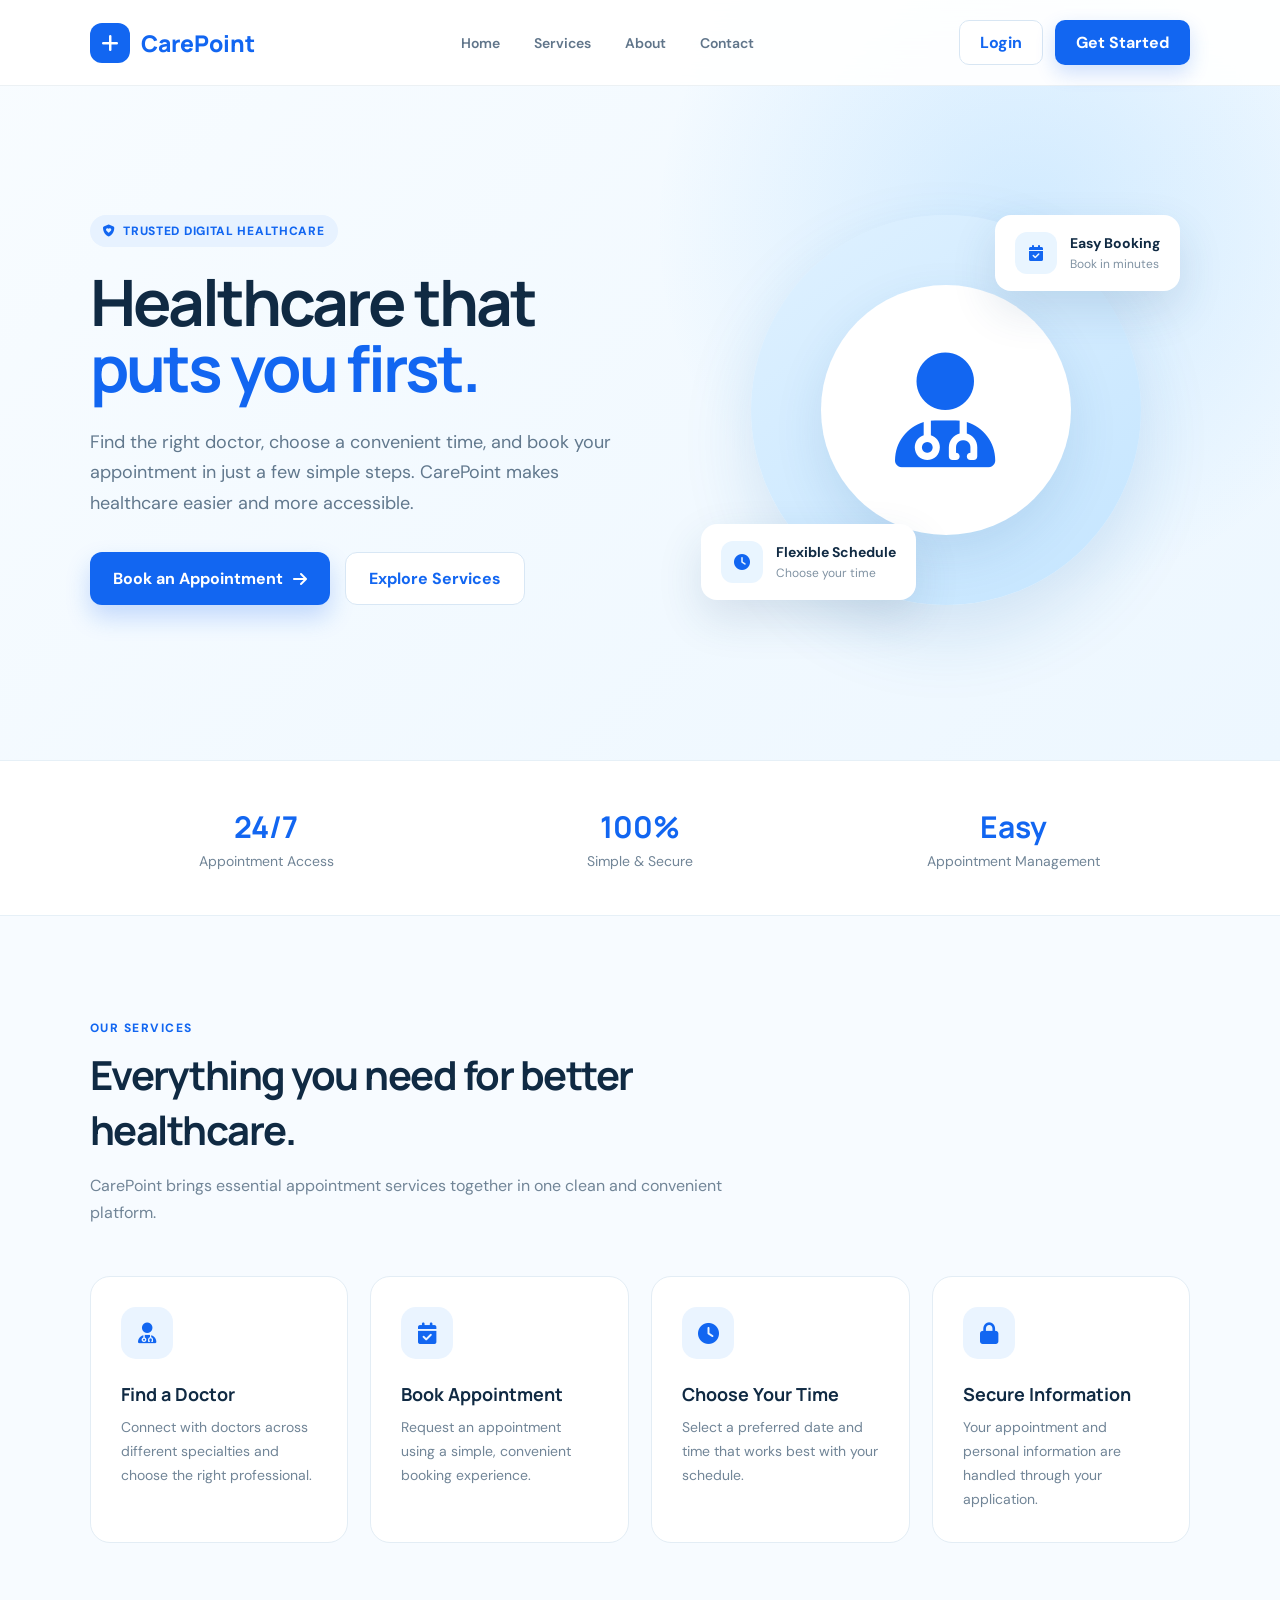
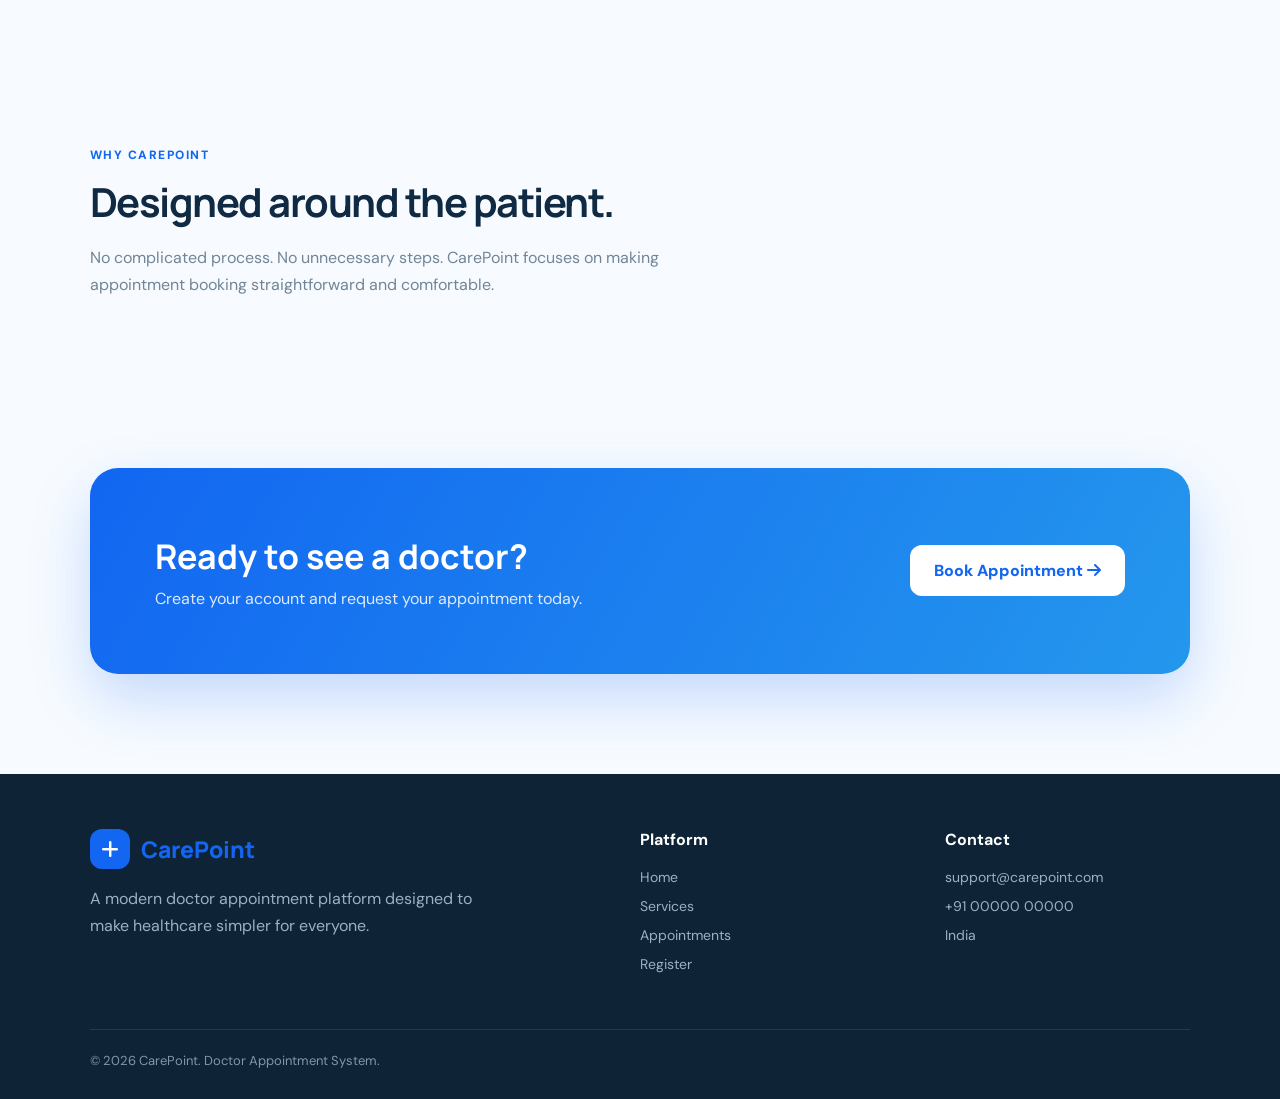
<file: src/main/resources/templates/index.html>
<!DOCTYPE html>
<html lang="en" xmlns:th="http://www.thymeleaf.org">

<head>
    <meta charset="UTF-8">
    <meta name="viewport" content="width=device-width, initial-scale=1.0">

    <title>CarePoint | Modern Healthcare</title>

    <link rel="preconnect" href="https://fonts.googleapis.com">
    <link rel="preconnect" href="https://fonts.gstatic.com" crossorigin>

    <link href="https://fonts.googleapis.com/css2?family=DM+Sans:wght@400;500;600;700&family=Manrope:wght@500;600;700;800&display=swap"
          rel="stylesheet">

    <link rel="stylesheet"
          href="https://cdnjs.cloudflare.com/ajax/libs/font-awesome/6.7.2/css/all.min.css">

    <style>

        * {
            margin: 0;
            padding: 0;
            box-sizing: border-box;
        }

        html {
            scroll-behavior: smooth;
        }

        body {
            font-family: "DM Sans", sans-serif;
            background: #f7fbff;
            color: #102a43;
        }

        a {
            text-decoration: none;
            color: inherit;
        }

        /* NAVBAR */

        .navbar {
            position: fixed;
            top: 0;
            left: 0;
            width: 100%;
            z-index: 1000;

            display: flex;
            align-items: center;
            justify-content: space-between;

            padding: 20px 7%;

            background: rgba(255,255,255,0.92);
            backdrop-filter: blur(18px);

            border-bottom: 1px solid rgba(20,80,120,0.08);
        }

        .logo {
            display: flex;
            align-items: center;
            gap: 11px;

            font-family: "Manrope";
            font-size: 23px;
            font-weight: 800;
            color: #1266f1;
        }

        .logo-icon {
            width: 40px;
            height: 40px;

            display: flex;
            align-items: center;
            justify-content: center;

            background: #1266f1;
            color: white;

            border-radius: 12px;

            font-size: 20px;
        }

        .nav-links {
            display: flex;
            gap: 34px;
            align-items: center;
        }

        .nav-links a {
            font-size: 14px;
            font-weight: 600;
            color: #60758a;
            transition: .25s;
        }

        .nav-links a:hover {
            color: #1266f1;
        }

        .nav-buttons {
            display: flex;
            align-items: center;
            gap: 12px;
        }

        .login-btn {
            padding: 11px 20px;
            border: 1px solid #d8e6f3;
            border-radius: 10px;

            background: white;
            color: #1266f1;

            font-weight: 700;
        }

        .register-btn {
            padding: 12px 21px;
            border-radius: 10px;

            background: #1266f1;
            color: white;

            font-weight: 700;

            box-shadow: 0 8px 20px rgba(18,102,241,.20);
        }

        /* HERO */

        .hero {
            min-height: 760px;
            padding: 150px 7% 90px;

            display: grid;
            grid-template-columns: 1.05fr .95fr;
            align-items: center;
            gap: 70px;

            background:
                radial-gradient(circle at 80% 30%, rgba(35,156,255,.16), transparent 32%),
                linear-gradient(135deg, #f8fcff, #edf7ff);
        }

        .hero-content {
            max-width: 650px;
        }

        .badge {
            display: inline-flex;
            align-items: center;
            gap: 8px;

            padding: 8px 13px;
            border-radius: 50px;

            background: #e7f2ff;
            color: #1266f1;

            font-size: 12px;
            font-weight: 800;
            letter-spacing: .7px;
        }

        .hero h1 {
            margin-top: 22px;

            font-family: "Manrope";
            font-size: clamp(46px, 5vw, 72px);
            line-height: 1.04;
            letter-spacing: -3px;
            color: #102a43;
        }

        .hero h1 span {
            color: #1266f1;
        }

        .hero-description {
            margin-top: 25px;

            max-width: 570px;

            font-size: 18px;
            line-height: 1.7;
            color: #61788d;
        }

        .hero-buttons {
            display: flex;
            gap: 15px;
            margin-top: 34px;
        }

        .primary-btn {
            display: inline-flex;
            align-items: center;
            gap: 10px;

            padding: 15px 23px;

            border-radius: 12px;

            background: #1266f1;
            color: white;

            font-weight: 700;

            box-shadow: 0 12px 25px rgba(18,102,241,.22);

            transition: .25s;
        }

        .primary-btn:hover {
            transform: translateY(-3px);
        }

        .secondary-btn {
            display: inline-flex;
            align-items: center;
            gap: 10px;

            padding: 15px 23px;

            border-radius: 12px;

            background: white;
            color: #1266f1;

            border: 1px solid #d8e7f5;

            font-weight: 700;
        }

        /* HERO VISUAL */

        .hero-visual {
            position: relative;
            height: 500px;

            display: flex;
            justify-content: center;
            align-items: center;
        }

        .doctor-circle {
            width: 390px;
            height: 390px;

            border-radius: 50%;

            background: linear-gradient(145deg,#dff1ff,#c4e5ff);

            display: flex;
            align-items: center;
            justify-content: center;

            box-shadow: 0 30px 70px rgba(36,115,180,.15);
        }

        .doctor-icon {
            width: 250px;
            height: 250px;

            border-radius: 50%;

            background: white;

            display: flex;
            align-items: center;
            justify-content: center;

            color: #1266f1;

            font-size: 115px;

            box-shadow: 0 20px 50px rgba(25,90,150,.12);
        }

        .floating-card {
            position: absolute;

            padding: 17px 20px;

            background: white;

            border-radius: 16px;

            box-shadow: 0 18px 45px rgba(35,80,120,.14);

            display: flex;
            align-items: center;
            gap: 13px;
        }

        .floating-card i {
            width: 42px;
            height: 42px;

            display: flex;
            align-items: center;
            justify-content: center;

            border-radius: 12px;

            background: #e9f5ff;
            color: #1266f1;
        }

        .floating-card strong {
            display: block;
            font-size: 14px;
        }

        .floating-card small {
            color: #8193a3;
            font-size: 12px;
        }

        .card-one {
            top: 55px;
            right: 10px;
        }

        .card-two {
            bottom: 60px;
            left: 0;
        }

        /* STATS */

        .stats {
            padding: 25px 7%;

            display: grid;
            grid-template-columns: repeat(3,1fr);
            gap: 20px;

            background: white;

            border-top: 1px solid #e6f0f7;
            border-bottom: 1px solid #e6f0f7;
        }

        .stat {
            text-align: center;
            padding: 20px;
        }

        .stat h2 {
            color: #1266f1;
            font-family: "Manrope";
            font-size: 30px;
        }

        .stat p {
            margin-top: 5px;
            color: #718597;
            font-size: 14px;
        }

        /* SERVICES */

        .section {
            padding: 100px 7%;
        }

        .section-heading {
            max-width: 650px;
            margin-bottom: 50px;
        }

        .section-label {
            color: #1266f1;
            font-size: 12px;
            font-weight: 800;
            letter-spacing: 1.5px;
        }

        .section-heading h2 {
            margin-top: 10px;

            font-family: "Manrope";
            font-size: 40px;
            letter-spacing: -1.5px;
        }

        .section-heading p {
            margin-top: 15px;
            color: #718597;
            line-height: 1.7;
        }

        .service-grid {
            display: grid;
            grid-template-columns: repeat(4,1fr);
            gap: 22px;
        }

        .service-card {
            padding: 30px;

            background: white;

            border: 1px solid #e3edf5;
            border-radius: 20px;

            transition: .3s;
        }

        .service-card:hover {
            transform: translateY(-8px);
            box-shadow: 0 20px 45px rgba(25,90,140,.10);
            border-color: #c9e2ff;
        }

        .service-icon {
            width: 52px;
            height: 52px;

            display: flex;
            align-items: center;
            justify-content: center;

            border-radius: 15px;

            background: #eaf4ff;
            color: #1266f1;

            font-size: 21px;
        }

        .service-card h3 {
            margin-top: 23px;
            font-family: "Manrope";
            font-size: 18px;
        }

        .service-card p {
            margin-top: 10px;

            color: #718597;
            font-size: 14px;
            line-height: 1.7;
        }

        /* CTA */

        .cta {
            margin: 20px 7% 100px;

            padding: 65px;

            border-radius: 28px;

            background: linear-gradient(120deg,#1266f1,#2497ed);

            color: white;

            display: flex;
            justify-content: space-between;
            align-items: center;

            box-shadow: 0 25px 60px rgba(18,102,241,.22);
        }

        .cta h2 {
            font-family: "Manrope";
            font-size: 34px;
        }

        .cta p {
            margin-top: 9px;
            opacity: .85;
        }

        .cta-button {
            padding: 15px 24px;

            background: white;
            color: #1266f1;

            border-radius: 12px;

            font-weight: 800;
        }

        /* FOOTER */

        footer {
            padding: 55px 7% 30px;
            background: #0e2336;
            color: white;
        }

        .footer-top {
            display: grid;
            grid-template-columns: 2fr 1fr 1fr;
            gap: 60px;
        }

        .footer-brand p {
            margin-top: 16px;
            max-width: 400px;
            color: #9db0c0;
            line-height: 1.7;
        }

        footer h4 {
            margin-bottom: 18px;
        }

        footer a {
            display: block;
            margin: 11px 0;
            color: #9db0c0;
            font-size: 14px;
        }

        .footer-bottom {
            margin-top: 45px;
            padding-top: 22px;

            border-top: 1px solid rgba(255,255,255,.1);

            color: #8296a7;
            font-size: 13px;
        }

        @media(max-width:900px) {

            .nav-links {
                display: none;
            }

            .hero {
                grid-template-columns: 1fr;
                text-align: center;
            }

            .hero-content {
                margin: auto;
            }

            .hero-buttons {
                justify-content: center;
            }

            .service-grid {
                grid-template-columns: repeat(2,1fr);
            }

            .footer-top {
                grid-template-columns: 1fr 1fr;
            }

        }

        @media(max-width:600px) {

            .navbar {
                padding: 16px 5%;
            }

            .login-btn {
                display: none;
            }

            .hero {
                padding: 130px 5% 60px;
            }

            .hero h1 {
                font-size: 45px;
            }

            .doctor-circle {
                width: 280px;
                height: 280px;
            }

            .doctor-icon {
                width: 180px;
                height: 180px;
                font-size: 80px;
            }

            .floating-card {
                transform: scale(.8);
            }

            .stats {
                grid-template-columns: 1fr;
            }

            .service-grid {
                grid-template-columns: 1fr;
            }

            .section {
                padding: 70px 5%;
            }

            .cta {
                margin: 10px 5% 70px;
                padding: 35px 25px;
                flex-direction: column;
                align-items: flex-start;
                gap: 25px;
            }

            .footer-top {
                grid-template-columns: 1fr;
            }
        }

    </style>
</head>

<body>

<header class="navbar">

    <a th:href="@{/}" class="logo">
        <span class="logo-icon">
            <i class="fa-solid fa-plus"></i>
        </span>
        CarePoint
    </a>

    <nav class="nav-links">
        <a href="#home">Home</a>
        <a href="#services">Services</a>
        <a href="#about">About</a>
        <a href="#contact">Contact</a>
    </nav>

    <div class="nav-buttons">
        <a th:href="@{/login}" class="login-btn">Login</a>
        <a th:href="@{/register}" class="register-btn">Get Started</a>
    </div>

</header>


<section class="hero" id="home">

    <div class="hero-content">

        <span class="badge">
            <i class="fa-solid fa-shield-heart"></i>
            TRUSTED DIGITAL HEALTHCARE
        </span>

        <h1>
            Healthcare that
            <span>puts you first.</span>
        </h1>

        <p class="hero-description">
            Find the right doctor, choose a convenient time,
            and book your appointment in just a few simple steps.
            CarePoint makes healthcare easier and more accessible.
        </p>

        <div class="hero-buttons">

            <a th:href="@{/appointment}" class="primary-btn">
                Book an Appointment
                <i class="fa-solid fa-arrow-right"></i>
            </a>

            <a href="#services" class="secondary-btn">
                Explore Services
            </a>

        </div>

    </div>


    <div class="hero-visual">

        <div class="doctor-circle">

            <div class="doctor-icon">
                <i class="fa-solid fa-user-doctor"></i>
            </div>

        </div>


        <div class="floating-card card-one">

            <i class="fa-solid fa-calendar-check"></i>

            <div>
                <strong>Easy Booking</strong>
                <small>Book in minutes</small>
            </div>

        </div>


        <div class="floating-card card-two">

            <i class="fa-solid fa-clock"></i>

            <div>
                <strong>Flexible Schedule</strong>
                <small>Choose your time</small>
            </div>

        </div>

    </div>

</section>


<section class="stats">

    <div class="stat">
        <h2>24/7</h2>
        <p>Appointment Access</p>
    </div>

    <div class="stat">
        <h2>100%</h2>
        <p>Simple & Secure</p>
    </div>

    <div class="stat">
        <h2>Easy</h2>
        <p>Appointment Management</p>
    </div>

</section>


<section class="section" id="services">

    <div class="section-heading">

        <span class="section-label">OUR SERVICES</span>

        <h2>Everything you need for better healthcare.</h2>

        <p>
            CarePoint brings essential appointment services together
            in one clean and convenient platform.
        </p>

    </div>


    <div class="service-grid">

        <div class="service-card">

            <div class="service-icon">
                <i class="fa-solid fa-user-doctor"></i>
            </div>

            <h3>Find a Doctor</h3>

            <p>
                Connect with doctors across different
                specialties and choose the right professional.
            </p>

        </div>


        <div class="service-card">

            <div class="service-icon">
                <i class="fa-solid fa-calendar-check"></i>
            </div>

            <h3>Book Appointment</h3>

            <p>
                Request an appointment using a simple,
                convenient booking experience.
            </p>

        </div>


        <div class="service-card">

            <div class="service-icon">
                <i class="fa-solid fa-clock"></i>
            </div>

            <h3>Choose Your Time</h3>

            <p>
                Select a preferred date and time that
                works best with your schedule.
            </p>

        </div>


        <div class="service-card">

            <div class="service-icon">
                <i class="fa-solid fa-lock"></i>
            </div>

            <h3>Secure Information</h3>

            <p>
                Your appointment and personal information
                are handled through your application.
            </p>

        </div>

    </div>

</section>


<section class="section" id="about">

    <div class="section-heading">

        <span class="section-label">WHY CAREPOINT</span>

        <h2>Designed around the patient.</h2>

        <p>
            No complicated process. No unnecessary steps.
            CarePoint focuses on making appointment booking
            straightforward and comfortable.
        </p>

    </div>

</section>


<section class="cta">

    <div>

        <h2>Ready to see a doctor?</h2>

        <p>
            Create your account and request your appointment today.
        </p>

    </div>

    <a th:href="@{/appointment}" class="cta-button">
        Book Appointment
        <i class="fa-solid fa-arrow-right"></i>
    </a>

</section>


<footer id="contact">

    <div class="footer-top">

        <div class="footer-brand">

            <div class="logo">
                <span class="logo-icon">
                    <i class="fa-solid fa-plus"></i>
                </span>
                CarePoint
            </div>

            <p>
                A modern doctor appointment platform designed
                to make healthcare simpler for everyone.
            </p>

        </div>


        <div>

            <h4>Platform</h4>

            <a href="#home">Home</a>
            <a href="#services">Services</a>
            <a th:href="@{/appointment}">Appointments</a>
            <a th:href="@{/register}">Register</a>

        </div>


        <div>

            <h4>Contact</h4>

            <a href="#">support@carepoint.com</a>
            <a href="#">+91 00000 00000</a>
            <a href="#">India</a>

        </div>

    </div>


    <div class="footer-bottom">
        © 2026 CarePoint. Doctor Appointment System.
    </div>

</footer>

</body>
</html>
</file>
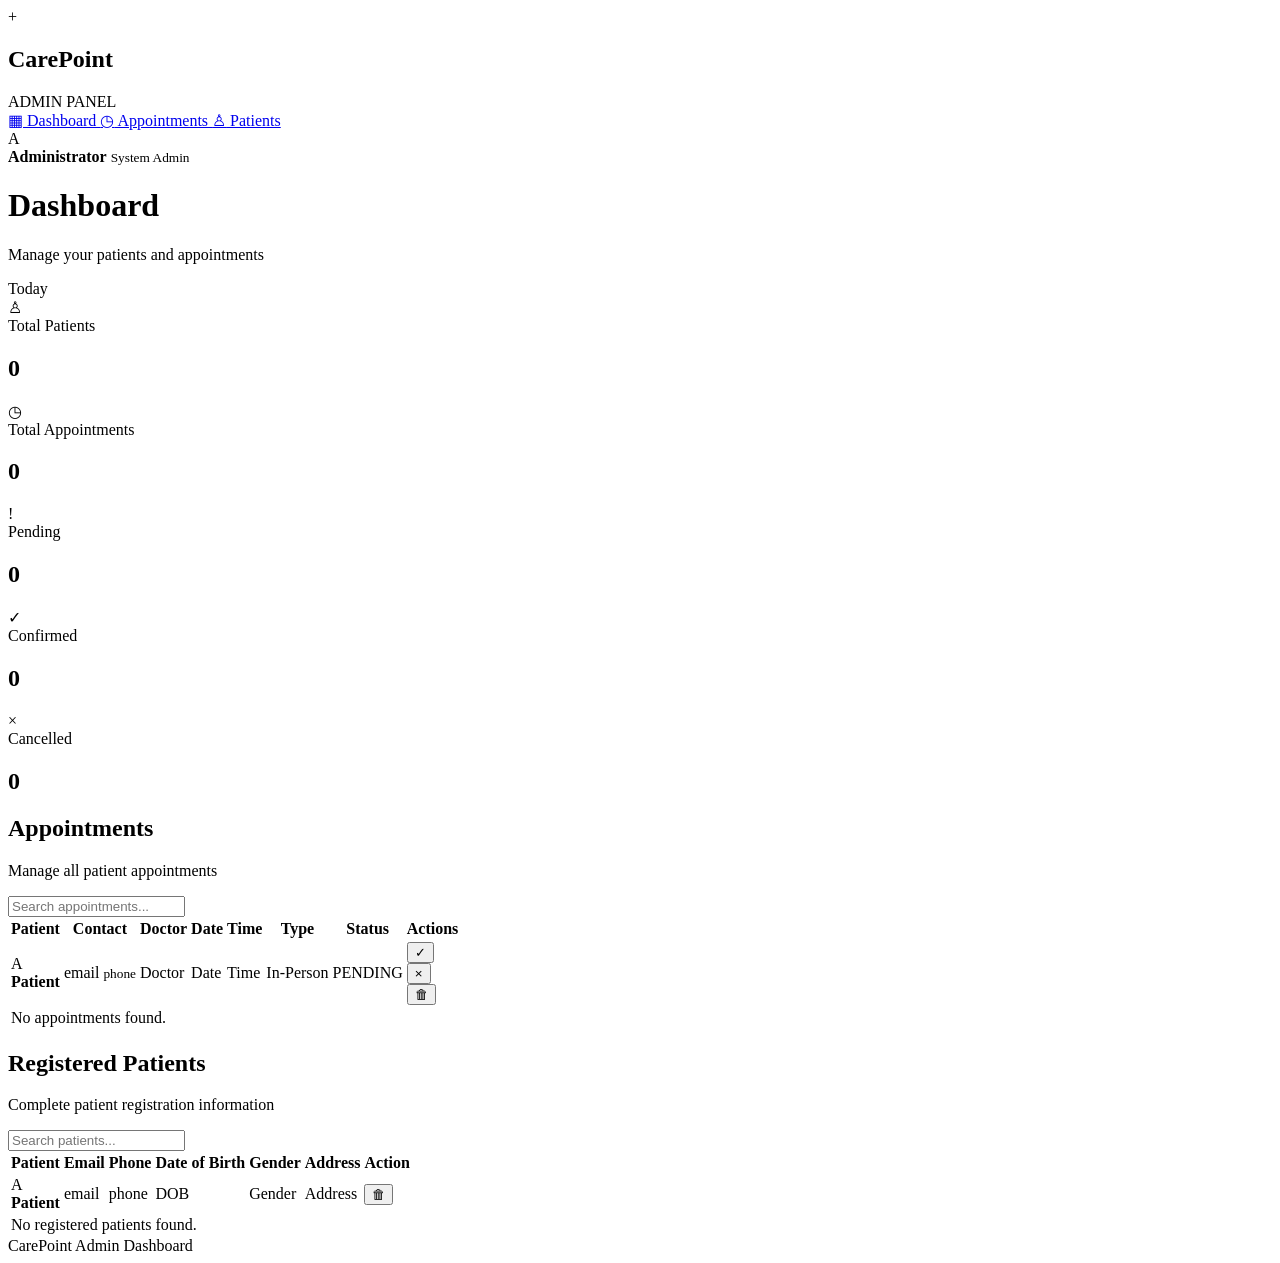
<file: src/main/resources/templates/admin.html>
<!DOCTYPE html>
<html lang="en" xmlns:th="http://www.thymeleaf.org">

<head>

    <meta charset="UTF-8">

    <meta name="viewport"
          content="width=device-width, initial-scale=1.0">

    <title>Admin Dashboard | CarePoint</title>

    <link rel="stylesheet"
          th:href="@{/css/admin.css}">

</head>

<body>

<div class="dashboard">

    <!-- SIDEBAR -->

    <aside class="sidebar">

        <div class="brand">
            <div class="brand-icon">+</div>

            <div>
                <h2>CarePoint</h2>
                <span>ADMIN PANEL</span>
            </div>
        </div>

        <nav>

            <a href="#dashboard" class="nav-item active">
                <span>▦</span>
                Dashboard
            </a>

            <a href="#appointments" class="nav-item">
                <span>◷</span>
                Appointments
            </a>

            <a href="#patients" class="nav-item">
                <span>♙</span>
                Patients
            </a>

        </nav>

        <div class="sidebar-bottom">

            <div class="admin-profile">

                <div class="avatar">
                    A
                </div>

                <div>
                    <strong>Administrator</strong>
                    <small>System Admin</small>
                </div>

            </div>

        </div>

    </aside>


    <!-- MAIN -->

    <main class="main-content">

        <!-- TOP BAR -->

        <header class="topbar">

            <div>

                <h1>Dashboard</h1>

                <p>
                    Manage your patients and appointments
                </p>

            </div>

            <div class="top-date">

                <span>Today</span>

                <strong id="currentDate"></strong>

            </div>

        </header>


        <!-- STATISTICS -->

        <section id="dashboard" class="statistics">

            <div class="stat-card">

                <div class="stat-icon patients-icon">
                    ♙
                </div>

                <div>
                    <span>Total Patients</span>

                    <h2 th:text="${totalPatients}">
                        0
                    </h2>
                </div>

            </div>


            <div class="stat-card">

                <div class="stat-icon appointment-icon">
                    ◷
                </div>

                <div>
                    <span>Total Appointments</span>

                    <h2 th:text="${totalAppointments}">
                        0
                    </h2>
                </div>

            </div>


            <div class="stat-card">

                <div class="stat-icon pending-icon">
                    !
                </div>

                <div>
                    <span>Pending</span>

                    <h2 th:text="${pendingAppointments}">
                        0
                    </h2>
                </div>

            </div>


            <div class="stat-card">

                <div class="stat-icon confirmed-icon">
                    ✓
                </div>

                <div>
                    <span>Confirmed</span>

                    <h2 th:text="${confirmedAppointments}">
                        0
                    </h2>
                </div>

            </div>


            <div class="stat-card">

                <div class="stat-icon cancelled-icon">
                    ×
                </div>

                <div>
                    <span>Cancelled</span>

                    <h2 th:text="${cancelledAppointments}">
                        0
                    </h2>
                </div>

            </div>

        </section>


        <!-- APPOINTMENTS -->

        <section id="appointments" class="panel">

            <div class="panel-header">

                <div>

                    <h2>Appointments</h2>

                    <p>
                        Manage all patient appointments
                    </p>

                </div>

                <div class="search-box">

                    <input
                            type="text"
                            id="appointmentSearch"
                            placeholder="Search appointments...">

                </div>

            </div>


            <div class="table-container">

                <table id="appointmentTable">

                    <thead>

                    <tr>

                        <th>Patient</th>

                        <th>Contact</th>

                        <th>Doctor</th>

                        <th>Date</th>

                        <th>Time</th>

                        <th>Type</th>

                        <th>Status</th>

                        <th>Actions</th>

                    </tr>

                    </thead>


                    <tbody>

                    <tr th:each="appointment : ${appointments}">

                        <td>

                            <div class="patient-name">

                                <div class="small-avatar"
                                     th:text="${#strings.substring(appointment.name,0,1)}">
                                    A
                                </div>

                                <strong
                                        th:text="${appointment.name}">
                                    Patient
                                </strong>

                            </div>

                        </td>


                        <td>

                            <div class="contact">

                                <span
                                        th:text="${appointment.email}">
                                    email
                                </span>

                                <small
                                        th:text="${appointment.phone}">
                                    phone
                                </small>

                            </div>

                        </td>


                        <td th:text="${appointment.doctor}">
                            Doctor
                        </td>


                        <td th:text="${appointment.date}">
                            Date
                        </td>


                        <td th:text="${appointment.time}">
                            Time
                        </td>


                        <td>

                            <span class="type-badge"
                                  th:text="${appointment.appointmentType}">
                                In-Person
                            </span>

                        </td>


                        <td>

                            <span
                                    class="status"
                                    th:classappend="${appointment.status == 'CONFIRMED'} ? ' confirmed' :
                                                    (${appointment.status == 'CANCELLED'} ? ' cancelled' : ' pending')"
                                    th:text="${appointment.status}">
                                PENDING
                            </span>

                        </td>


                        <td>

                            <div class="actions">

                                <form
                                        th:if="${appointment.status != 'CONFIRMED'}"
                                        th:action="@{/admin/appointment/{id}/confirm(id=${appointment.id})}"
                                        method="post">

                                    <button
                                            class="action-btn confirm"
                                            type="submit"
                                            title="Confirm">
                                        ✓
                                    </button>

                                </form>


                                <form
                                        th:if="${appointment.status != 'CANCELLED'}"
                                        th:action="@{/admin/appointment/{id}/cancel(id=${appointment.id})}"
                                        method="post">

                                    <button
                                            class="action-btn cancel"
                                            type="submit"
                                            title="Cancel">
                                        ×
                                    </button>

                                </form>


                                <form
                                        th:action="@{/admin/appointment/{id}/delete(id=${appointment.id})}"
                                        method="post"
                                        onsubmit="return confirm('Delete this appointment?');">

                                    <button
                                            class="action-btn delete"
                                            type="submit"
                                            title="Delete">
                                        🗑
                                    </button>

                                </form>

                            </div>

                        </td>

                    </tr>


                    <tr th:if="${#lists.isEmpty(appointments)}">

                        <td colspan="8" class="empty">

                            No appointments found.

                        </td>

                    </tr>

                    </tbody>

                </table>

            </div>

        </section>


        <!-- PATIENTS -->

        <section id="patients" class="panel">

            <div class="panel-header">

                <div>

                    <h2>Registered Patients</h2>

                    <p>
                        Complete patient registration information
                    </p>

                </div>

                <div class="search-box">

                    <input
                            type="text"
                            id="patientSearch"
                            placeholder="Search patients...">

                </div>

            </div>


            <div class="table-container">

                <table id="patientTable">

                    <thead>

                    <tr>

                        <th>Patient</th>

                        <th>Email</th>

                        <th>Phone</th>

                        <th>Date of Birth</th>

                        <th>Gender</th>

                        <th>Address</th>

                        <th>Action</th>

                    </tr>

                    </thead>


                    <tbody>

                    <tr th:each="patient : ${patients}">

                        <td>

                            <div class="patient-name">

                                <div class="small-avatar"
                                     th:text="${#strings.substring(patient.name,0,1)}">
                                    A
                                </div>

                                <strong
                                        th:text="${patient.name}">
                                    Patient
                                </strong>

                            </div>

                        </td>


                        <td th:text="${patient.email}">
                            email
                        </td>


                        <td th:text="${patient.phone}">
                            phone
                        </td>


                        <td th:text="${patient.dateOfBirth}">
                            DOB
                        </td>


                        <td th:text="${patient.gender}">
                            Gender
                        </td>


                        <td class="address"
                            th:text="${patient.address}">
                            Address
                        </td>


                        <td>

                            <form
                                    th:action="@{/admin/patient/{id}/delete(id=${patient.id})}"
                                    method="post"
                                    onsubmit="return confirm('Delete this patient?');">

                                <button
                                        class="action-btn delete"
                                        type="submit">
                                    🗑
                                </button>

                            </form>

                        </td>

                    </tr>


                    <tr th:if="${#lists.isEmpty(patients)}">

                        <td colspan="7" class="empty">

                            No registered patients found.

                        </td>

                    </tr>

                    </tbody>

                </table>

            </div>

        </section>


        <footer>

            CarePoint Admin Dashboard

        </footer>

    </main>

</div>


<script th:src="@{/js/admin.js}"></script>

</body>

</html>
</file>
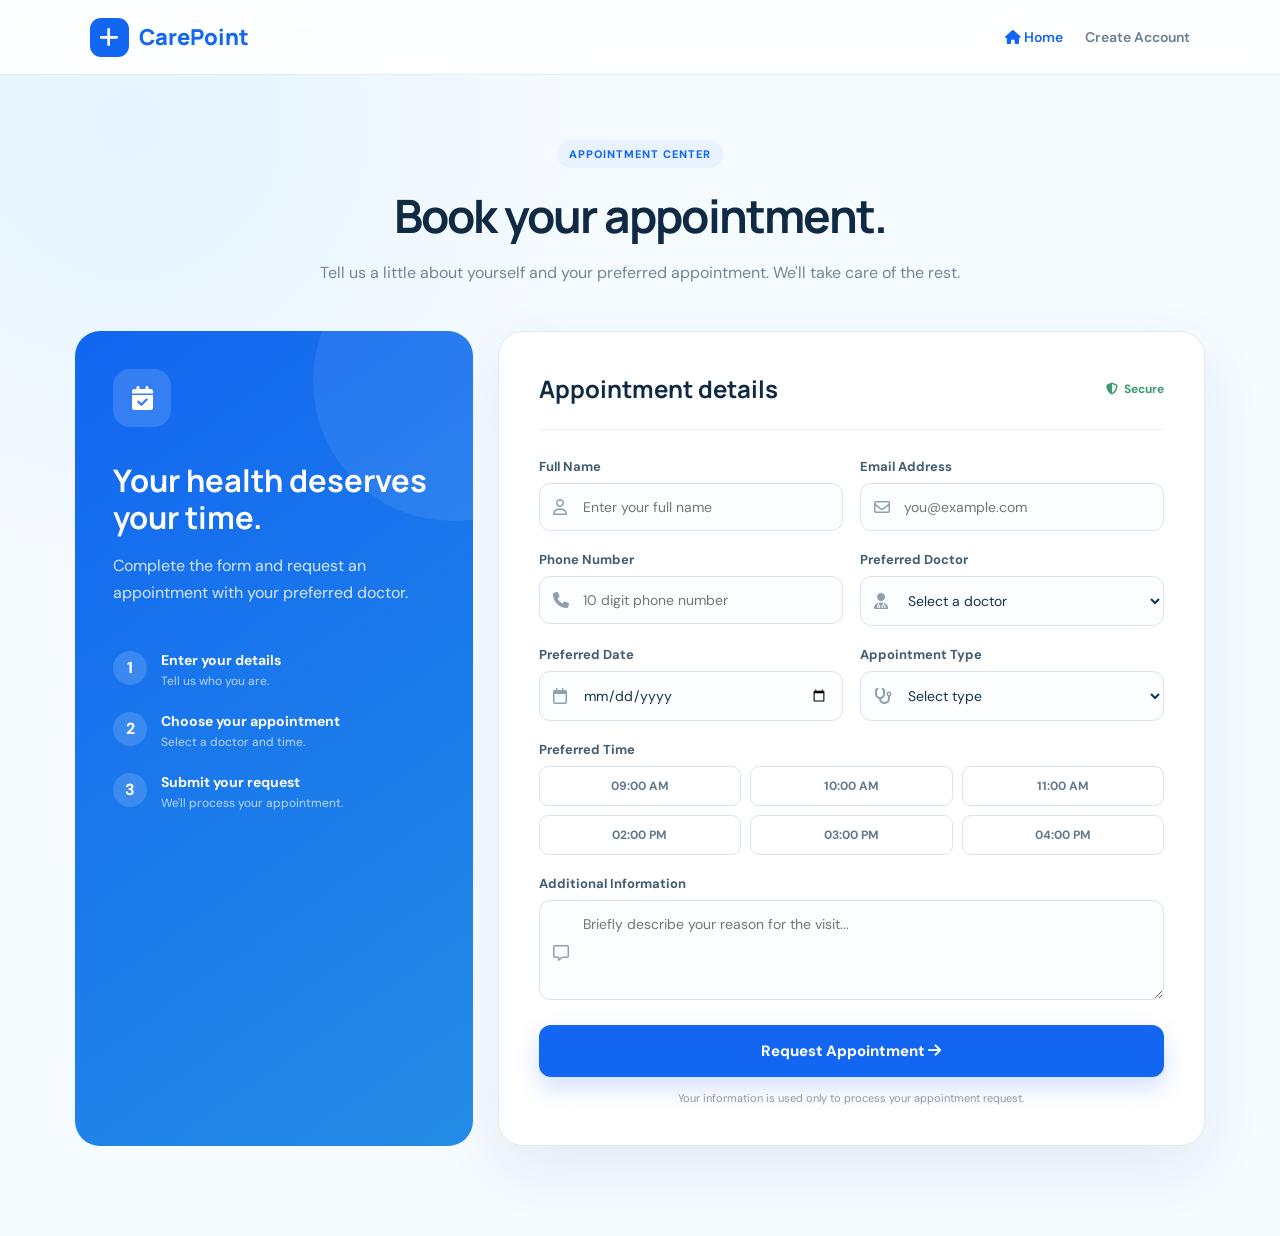
<file: src/main/resources/templates/appointment.html>
<!DOCTYPE html>
<html lang="en" xmlns:th="http://www.thymeleaf.org">

<head>

    <meta charset="UTF-8">

    <meta name="viewport"
          content="width=device-width, initial-scale=1.0">

    <title>CarePoint | Book Appointment</title>

    <link rel="preconnect"
          href="https://fonts.googleapis.com">

    <link rel="preconnect"
          href="https://fonts.gstatic.com"
          crossorigin>

    <link href="https://fonts.googleapis.com/css2?family=DM+Sans:wght@400;500;600;700&family=Manrope:wght@600;700;800&display=swap"
          rel="stylesheet">

    <link rel="stylesheet"
          href="https://cdnjs.cloudflare.com/ajax/libs/font-awesome/6.7.2/css/all.min.css">

    <style>

        * {
            margin: 0;
            padding: 0;
            box-sizing: border-box;
        }

        body {
            min-height: 100vh;

            font-family: "DM Sans", sans-serif;

            background:
                radial-gradient(circle at 10% 10%, #e5f4ff, transparent 30%),
                #f6fbff;

            color: #102a43;
        }

        a {
            text-decoration: none;
        }

        /* NAVBAR */

        .navbar {
            height: 75px;

            display: flex;
            align-items: center;
            justify-content: space-between;

            padding: 0 7%;

            background: rgba(255,255,255,.9);

            backdrop-filter: blur(15px);

            border-bottom: 1px solid #e3edf5;
        }

        .logo {
            display: flex;
            align-items: center;
            gap: 10px;

            font-family: "Manrope";
            font-size: 22px;
            font-weight: 800;

            color: #1266f1;
        }

        .logo-icon {
            width: 39px;
            height: 39px;

            display: flex;
            align-items: center;
            justify-content: center;

            border-radius: 11px;

            background: #1266f1;
            color: white;
        }

        .nav-right {
            display: flex;
            gap: 22px;
            align-items: center;
        }

        .nav-right a {
            color: #687e91;
            font-size: 14px;
            font-weight: 600;
        }

        .home-btn {
            color: #1266f1 !important;
        }

        /* PAGE */

        .page {
            max-width: 1180px;

            margin: auto;

            padding: 65px 25px 90px;
        }

        .heading {
            text-align: center;
            max-width: 650px;
            margin: auto;
        }

        .eyebrow {
            display: inline-block;

            padding: 7px 12px;

            border-radius: 50px;

            background: #e8f3ff;

            color: #1266f1;

            font-size: 11px;
            font-weight: 800;

            letter-spacing: 1px;
        }

        .heading h1 {
            margin-top: 16px;

            font-family: "Manrope";

            font-size: 46px;
            letter-spacing: -1.8px;
        }

        .heading p {
            margin-top: 12px;

            color: #718698;

            line-height: 1.7;
        }

        /* MAIN CARD */

        .booking-layout {
            margin-top: 45px;

            display: grid;

            grid-template-columns: .72fr 1.28fr;

            gap: 25px;
        }

        /* SIDE */

        .side {
            padding: 38px;

            border-radius: 25px;

            background: linear-gradient(145deg,#1266f1,#238ce5);

            color: white;

            position: relative;

            overflow: hidden;

            min-height: 600px;
        }

        .side::before {
            content: "";

            position: absolute;

            width: 280px;
            height: 280px;

            border-radius: 50%;

            background: rgba(255,255,255,.08);

            right: -120px;
            top: -90px;
        }

        .side-icon {
            width: 58px;
            height: 58px;

            display: flex;
            align-items: center;
            justify-content: center;

            border-radius: 17px;

            background: rgba(255,255,255,.14);

            font-size: 24px;
        }

        .side h2 {
            margin-top: 35px;

            font-family: "Manrope";

            font-size: 31px;

            line-height: 1.2;
        }

        .side-description {
            margin-top: 15px;

            line-height: 1.7;

            color: rgba(255,255,255,.82);
        }

        .steps {
            margin-top: 45px;
        }

        .step {
            display: flex;
            gap: 14px;

            margin: 23px 0;
        }

        .step-number {
            min-width: 34px;
            height: 34px;

            display: flex;
            align-items: center;
            justify-content: center;

            border-radius: 50%;

            background: rgba(255,255,255,.15);

            font-weight: 800;
        }

        .step strong {
            display: block;
            font-size: 14px;
        }

        .step span {
            display: block;

            margin-top: 4px;

            font-size: 12px;

            color: rgba(255,255,255,.7);
        }

        /* FORM */

        .form-card {
            padding: 40px;

            background: white;

            border: 1px solid #e0ebf4;

            border-radius: 25px;

            box-shadow: 0 22px 60px rgba(30,85,130,.09);
        }

        .form-header {
            display: flex;
            justify-content: space-between;
            align-items: center;

            padding-bottom: 24px;

            border-bottom: 1px solid #edf2f6;
        }

        .form-header h2 {
            font-family: "Manrope";
            font-size: 24px;
        }

        .secure {
            display: flex;
            align-items: center;
            gap: 6px;

            color: #3b9b6d;

            font-size: 12px;
            font-weight: 700;
        }

        form {
            margin-top: 28px;
        }

        .form-row {
            display: grid;

            grid-template-columns: 1fr 1fr;

            gap: 17px;
        }

        .group {
            margin-bottom: 20px;
        }

        label {
            display: block;

            margin-bottom: 8px;

            font-size: 13px;
            font-weight: 700;

            color: #435d70;
        }

        .input-box {
            position: relative;
        }

        .input-box i {
            position: absolute;

            left: 14px;
            top: 50%;

            transform: translateY(-50%);

            color: #8da0af;
        }

        input,
        select,
        textarea {

            width: 100%;

            padding: 14px 14px 14px 43px;

            border: 1px solid #d9e5ee;

            border-radius: 11px;

            background: #fbfdff;

            color: #17344a;

            font-family: inherit;
            font-size: 14px;

            outline: none;

            transition: .2s;
        }

        select {
            appearance: auto;
        }

        textarea {
            min-height: 100px;
            resize: vertical;
        }

        input:focus,
        select:focus,
        textarea:focus {

            border-color: #1266f1;

            background: white;

            box-shadow:
                    0 0 0 4px rgba(18,102,241,.08);
        }

        /* TIME OPTIONS */

        .time-grid {
            display: grid;

            grid-template-columns: repeat(3,1fr);

            gap: 9px;
        }

        .time-grid input {
            display: none;
        }

        .time-grid label {
            margin: 0;

            cursor: pointer;
        }

        .time-grid span {
            display: block;

            padding: 11px 5px;

            text-align: center;

            border: 1px solid #d9e5ee;

            border-radius: 9px;

            color: #64798a;

            font-size: 12px;

            transition: .2s;
        }

        .time-grid input:checked + span {
            border-color: #1266f1;

            background: #eaf3ff;

            color: #1266f1;

            font-weight: 800;
        }

        /* BUTTON */

        .submit-btn {

            width: 100%;

            border: none;

            padding: 16px;

            border-radius: 12px;

            background: #1266f1;

            color: white;

            font-family: inherit;

            font-size: 15px;

            font-weight: 800;

            cursor: pointer;

            box-shadow:
                    0 10px 25px rgba(18,102,241,.20);

            transition: .25s;
        }

        .submit-btn:hover {
            transform: translateY(-2px);

            background: #0d5bd9;
        }

        .privacy {
            margin-top: 14px;

            text-align: center;

            color: #8798a6;

            font-size: 11px;
        }

        /* RESPONSIVE */

        @media(max-width:850px) {

            .booking-layout {
                grid-template-columns: 1fr;
            }

            .side {
                min-height: auto;
            }

        }

        @media(max-width:600px) {

            .navbar {
                padding: 0 5%;
            }

            .nav-right a:not(.home-btn) {
                display: none;
            }

            .page {
                padding: 45px 15px 70px;
            }

            .heading h1 {
                font-size: 36px;
            }

            .form-card {
                padding: 25px 20px;
            }

            .form-row {
                grid-template-columns: 1fr;
                gap: 0;
            }

            .time-grid {
                grid-template-columns: repeat(2,1fr);
            }

        }

    </style>

</head>

<body>


<header class="navbar">

    <a th:href="@{/}" class="logo">

        <span class="logo-icon">
            <i class="fa-solid fa-plus"></i>
        </span>

        CarePoint

    </a>


    <div class="nav-right">

        <a th:href="@{/}" class="home-btn">
            <i class="fa-solid fa-house"></i>
            Home
        </a>

        <a th:href="@{/register}">
            Create Account
        </a>

    </div>

</header>


<main class="page">

    <div class="heading">

        <span class="eyebrow">
            APPOINTMENT CENTER
        </span>

        <h1>
            Book your appointment.
        </h1>

        <p>
            Tell us a little about yourself and your preferred
            appointment. We'll take care of the rest.
        </p>

    </div>


    <div class="booking-layout">


        <!-- LEFT SIDE -->

        <aside class="side">

            <div class="side-icon">
                <i class="fa-solid fa-calendar-check"></i>
            </div>

            <h2>
                Your health deserves
                your time.
            </h2>

            <p class="side-description">
                Complete the form and request an appointment
                with your preferred doctor.
            </p>


            <div class="steps">

                <div class="step">

                    <div class="step-number">
                        1
                    </div>

                    <div>
                        <strong>Enter your details</strong>
                        <span>
                            Tell us who you are.
                        </span>
                    </div>

                </div>


                <div class="step">

                    <div class="step-number">
                        2
                    </div>

                    <div>
                        <strong>Choose your appointment</strong>
                        <span>
                            Select a doctor and time.
                        </span>
                    </div>

                </div>


                <div class="step">

                    <div class="step-number">
                        3
                    </div>

                    <div>
                        <strong>Submit your request</strong>
                        <span>
                            We'll process your appointment.
                        </span>
                    </div>

                </div>

            </div>

        </aside>


        <!-- FORM -->

        <section class="form-card">

            <div class="form-header">

                <h2>
                    Appointment details
                </h2>

                <span class="secure">
                    <i class="fa-solid fa-shield-halved"></i>
                    Secure
                </span>

            </div>


            <form method="post"
                  th:action="@{/appointment}"
                  action="/appointment">


                <div class="form-row">


                    <div class="group">

                        <label for="name">
                            Full Name
                        </label>

                        <div class="input-box">

                            <i class="fa-regular fa-user"></i>

                            <input
                                    type="text"
                                    id="name"
                                    name="name"
                                    placeholder="Enter your full name"
                                    required>

                        </div>

                    </div>


                    <div class="group">

                        <label for="email">
                            Email Address
                        </label>

                        <div class="input-box">

                            <i class="fa-regular fa-envelope"></i>

                            <input
                                    type="email"
                                    id="email"
                                    name="email"
                                    placeholder="you@example.com"
                                    required>

                        </div>

                    </div>

                </div>


                <div class="form-row">


                    <div class="group">

                        <label for="phone">
                            Phone Number
                        </label>

                        <div class="input-box">

                            <i class="fa-solid fa-phone"></i>

                            <input
                                    type="tel"
                                    id="phone"
                                    name="phone"
                                    placeholder="10 digit phone number"
                                    pattern="[0-9]{10}"
                                    maxlength="10"
                                    required>

                        </div>

                    </div>


                    <div class="group">

                        <label for="doctor">
                            Preferred Doctor
                        </label>

                        <div class="input-box">

                            <i class="fa-solid fa-user-doctor"></i>

                            <select
                                    id="doctor"
                                    name="doctor"
                                    required>

                                <option value="">
                                    Select a doctor
                                </option>

                                <option value="General Physician">
                                    General Physician
                                </option>

                                <option value="Cardiologist">
                                    Cardiologist
                                </option>

                                <option value="Dermatologist">
                                    Dermatologist
                                </option>

                                <option value="Dentist">
                                    Dentist
                                </option>

                                <option value="Orthopedic">
                                    Orthopedic Specialist
                                </option>

                            </select>

                        </div>

                    </div>

                </div>


                <div class="form-row">


                    <div class="group">

                        <label for="date">
                            Preferred Date
                        </label>

                        <div class="input-box">

                            <i class="fa-regular fa-calendar"></i>

                            <input
                                    type="date"
                                    id="date"
                                    name="date"
                                    required>

                        </div>

                    </div>


                    <div class="group">

                        <label for="type">
                            Appointment Type
                        </label>

                        <div class="input-box">

                            <i class="fa-solid fa-stethoscope"></i>

                            <select
                                    id="type"
                                    name="appointmentType"
                                    required>

                                <option value="">
                                    Select type
                                </option>

                                <option value="In-Person">
                                    In-Person Visit
                                </option>

                                <option value="Online">
                                    Online Consultation
                                </option>

                            </select>

                        </div>

                    </div>

                </div>


                <div class="group">

                    <label>
                        Preferred Time
                    </label>

                    <div class="time-grid">

                        <label>
                            <input type="radio"
                                   name="time"
                                   value="09:00 AM"
                                   required>

                            <span>09:00 AM</span>
                        </label>

                        <label>
                            <input type="radio"
                                   name="time"
                                   value="10:00 AM">

                            <span>10:00 AM</span>
                        </label>

                        <label>
                            <input type="radio"
                                   name="time"
                                   value="11:00 AM">

                            <span>11:00 AM</span>
                        </label>

                        <label>
                            <input type="radio"
                                   name="time"
                                   value="02:00 PM">

                            <span>02:00 PM</span>
                        </label>

                        <label>
                            <input type="radio"
                                   name="time"
                                   value="03:00 PM">

                            <span>03:00 PM</span>
                        </label>

                        <label>
                            <input type="radio"
                                   name="time"
                                   value="04:00 PM">

                            <span>04:00 PM</span>
                        </label>

                    </div>

                </div>


                <div class="group">

                    <label for="message">
                        Additional Information
                    </label>

                    <div class="input-box">

                        <i class="fa-regular fa-message"></i>

                        <textarea
                                id="message"
                                name="message"
                                placeholder="Briefly describe your reason for the visit..."></textarea>

                    </div>

                </div>


                <button type="submit" 
                        class="submit-btn">

                    Request Appointment

                    <i class="fa-solid fa-arrow-right"></i>

                </button>


                <p class="privacy">
                    Your information is used only to process
                    your appointment request.
                </p>

            </form>

        </section>

    </div>

</main>

</body>
</html>
</file>
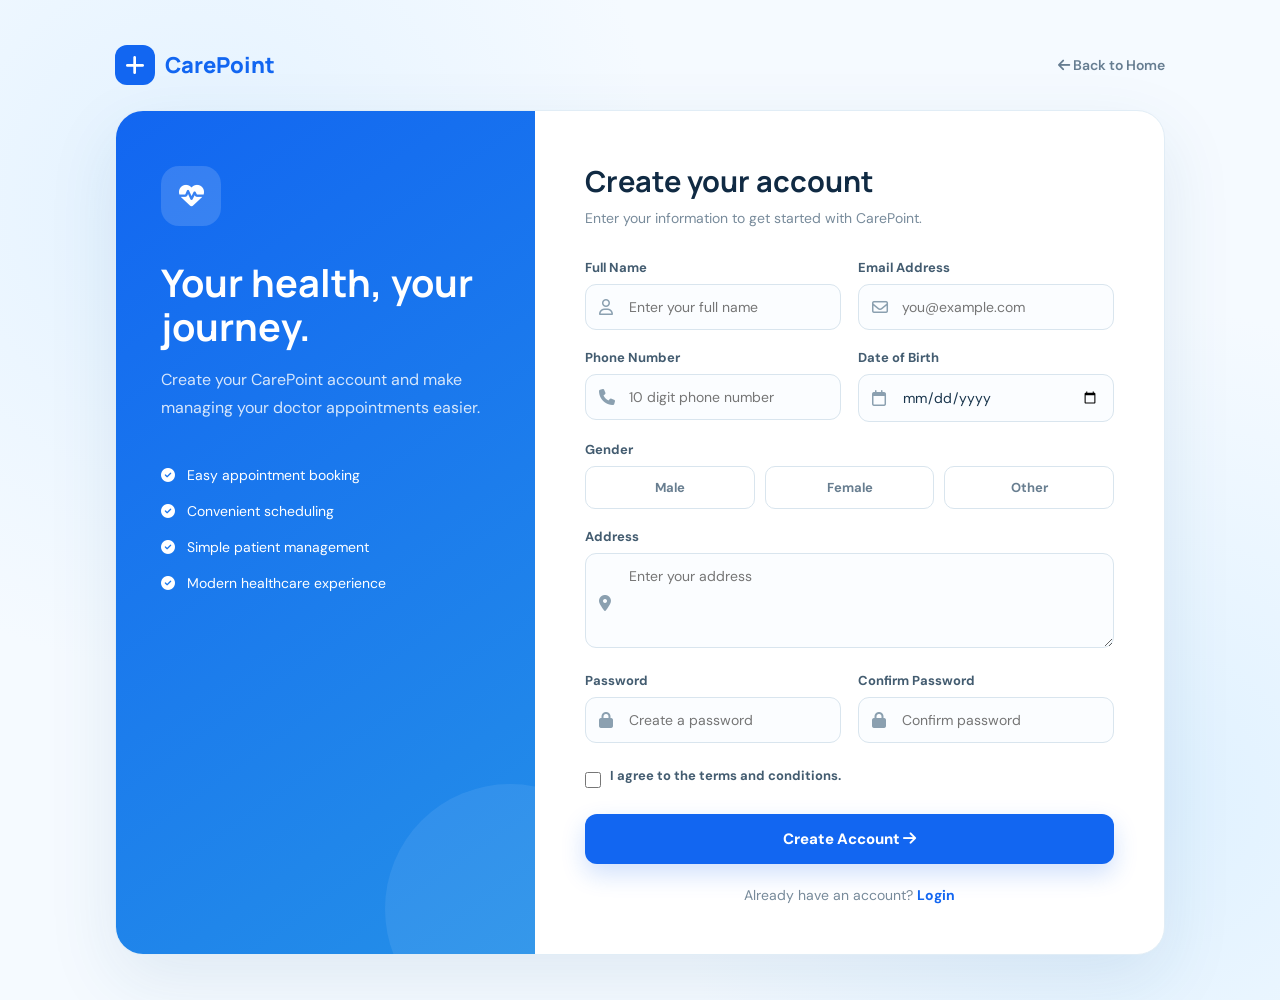
<file: src/main/resources/templates/register.html>
<!DOCTYPE html>
<html lang="en" xmlns:th="http://www.thymeleaf.org">

<head>

    <meta charset="UTF-8">
    <meta name="viewport" content="width=device-width, initial-scale=1.0">

    <title>CarePoint | Create Account</title>

    <link rel="preconnect" href="https://fonts.googleapis.com">
    <link rel="preconnect" href="https://fonts.gstatic.com" crossorigin>

    <link href="https://fonts.googleapis.com/css2?family=DM+Sans:wght@400;500;600;700&family=Manrope:wght@600;700;800&display=swap"
          rel="stylesheet">

    <link rel="stylesheet"
          href="https://cdnjs.cloudflare.com/ajax/libs/font-awesome/6.7.2/css/all.min.css">

    <style>

        * {
            margin: 0;
            padding: 0;
            box-sizing: border-box;
        }

        body {
            min-height: 100vh;

            font-family: "DM Sans", sans-serif;

            background:
                radial-gradient(circle at 15% 20%, #e3f2ff, transparent 35%),
                radial-gradient(circle at 90% 80%, #dff1ff, transparent 35%),
                #f5faff;

            color: #102a43;

            display: flex;
            align-items: center;
            justify-content: center;

            padding: 45px 20px;
        }

        .page {
            width: 100%;
            max-width: 1050px;
        }

        .top {
            display: flex;
            justify-content: space-between;
            align-items: center;

            margin-bottom: 25px;
        }

        .logo {
            display: flex;
            align-items: center;
            gap: 10px;

            font-family: "Manrope";
            font-weight: 800;
            font-size: 22px;

            color: #1266f1;
        }

        .logo-icon {
            width: 40px;
            height: 40px;

            display: flex;
            align-items: center;
            justify-content: center;

            border-radius: 12px;

            background: #1266f1;
            color: white;
        }

        .back {
            color: #667d91;
            font-size: 14px;
            font-weight: 600;
        }

        .back:hover {
            color: #1266f1;
        }

        .card {
            display: grid;
            grid-template-columns: .8fr 1.2fr;

            background: white;

            border: 1px solid #e1edf6;
            border-radius: 28px;

            overflow: hidden;

            box-shadow: 0 25px 70px rgba(30,90,140,.10);
        }

        .side {
            padding: 55px 45px;

            background: linear-gradient(145deg,#1266f1,#248fe8);

            color: white;

            position: relative;
            overflow: hidden;
        }

        .side::after {
            content: "";

            position: absolute;

            width: 250px;
            height: 250px;

            border-radius: 50%;

            right: -100px;
            bottom: -80px;

            background: rgba(255,255,255,.08);
        }

        .side-icon {
            width: 60px;
            height: 60px;

            display: flex;
            align-items: center;
            justify-content: center;

            border-radius: 18px;

            background: rgba(255,255,255,.15);

            font-size: 25px;

            margin-bottom: 35px;
        }

        .side h1 {
            font-family: "Manrope";
            font-size: 38px;
            line-height: 1.15;
        }

        .side p {
            margin-top: 18px;

            line-height: 1.7;

            color: rgba(255,255,255,.82);
        }

        .benefits {
            margin-top: 45px;
        }

        .benefit {
            display: flex;
            gap: 12px;
            align-items: center;

            margin: 18px 0;

            font-size: 14px;
        }

        .benefit i {
            color: white;
        }

        .form-area {
            padding: 50px;
        }

        .form-area h2 {
            font-family: "Manrope";
            font-size: 29px;
        }

        .subtitle {
            margin-top: 8px;
            color: #788b9b;
            font-size: 14px;
        }

        form {
            margin-top: 32px;
        }

        .row {
            display: grid;
            grid-template-columns: 1fr 1fr;
            gap: 17px;
        }

        .group {
            margin-bottom: 19px;
        }

        label {
            display: block;

            margin-bottom: 8px;

            font-size: 13px;
            font-weight: 700;

            color: #435c70;
        }

        .input-box {
            position: relative;
        }

        .input-box i {
            position: absolute;

            left: 14px;
            top: 50%;

            transform: translateY(-50%);

            color: #8ba0b0;
        }

        input,
        textarea {
            width: 100%;

            border: 1px solid #d9e5ee;
            border-radius: 11px;

            padding: 13px 14px 13px 43px;

            outline: none;

            font-family: inherit;
            font-size: 14px;

            color: #18344b;
            background: #fbfdff;

            transition: .2s;
        }

        textarea {
            min-height: 95px;
            resize: vertical;
        }

        input:focus,
        textarea:focus {
            border-color: #1266f1;

            box-shadow: 0 0 0 4px rgba(18,102,241,.08);

            background: white;
        }

        .gender {
            display: grid;
            grid-template-columns: repeat(3,1fr);
            gap: 10px;
        }

        .gender label {
            margin: 0;
            cursor: pointer;
        }

        .gender input {
            display: none;
        }

        .gender span {
            display: block;

            padding: 12px;

            text-align: center;

            border: 1px solid #d9e5ee;
            border-radius: 10px;

            color: #687e90;

            transition: .2s;
        }

        .gender input:checked + span {
            background: #eaf3ff;
            color: #1266f1;
            border-color: #1266f1;
            font-weight: 700;
        }

        .terms {
            display: flex;
            align-items: center;
            gap: 9px;

            margin: 5px 0 22px;

            color: #718597;
            font-size: 13px;
        }

        .terms input {
            width: 16px;
            height: 16px;
            accent-color: #1266f1;
        }

        .submit {
            width: 100%;

            border: none;
            border-radius: 12px;

            padding: 15px;

            background: #1266f1;
            color: white;

            font-family: inherit;
            font-size: 15px;
            font-weight: 800;

            cursor: pointer;

            box-shadow: 0 10px 25px rgba(18,102,241,.20);

            transition: .25s;
        }

        .submit:hover {
            transform: translateY(-2px);
            background: #0d5bd9;
        }

        .login {
            text-align: center;

            margin-top: 22px;

            color: #778a9a;
            font-size: 14px;
        }

        .login a {
            color: #1266f1;
            font-weight: 700;
        }

        @media(max-width:800px) {

            .card {
                grid-template-columns: 1fr;
            }

            .side {
                padding: 35px;
            }

            .benefits {
                margin-top: 25px;
            }

            .form-area {
                padding: 35px;
            }
        }

        @media(max-width:550px) {

            .row {
                grid-template-columns: 1fr;
                gap: 0;
            }

            .form-area {
                padding: 28px 22px;
            }

            .side {
                padding: 30px 25px;
            }

            .side h1 {
                font-size: 30px;
            }

            .gender {
                grid-template-columns: 1fr;
            }

        }

    </style>

</head>

<body>

<div class="page">

    <div class="top">

        <a th:href="@{/}" class="logo">

            <span class="logo-icon">
                <i class="fa-solid fa-plus"></i>
            </span>

            CarePoint

        </a>

        <a th:href="@{/}" class="back">
            <i class="fa-solid fa-arrow-left"></i>
            Back to Home
        </a>

    </div>


    <div class="card">

        <div class="side">

            <div class="side-icon">
                <i class="fa-solid fa-heart-pulse"></i>
            </div>

            <h1>
                Your health,
                your journey.
            </h1>

            <p>
                Create your CarePoint account and make
                managing your doctor appointments easier.
            </p>


            <div class="benefits">

                <div class="benefit">
                    <i class="fa-solid fa-circle-check"></i>
                    Easy appointment booking
                </div>

                <div class="benefit">
                    <i class="fa-solid fa-circle-check"></i>
                    Convenient scheduling
                </div>

                <div class="benefit">
                    <i class="fa-solid fa-circle-check"></i>
                    Simple patient management
                </div>

                <div class="benefit">
                    <i class="fa-solid fa-circle-check"></i>
                    Modern healthcare experience
                </div>

            </div>

        </div>


        <div class="form-area">

            <h2>Create your account</h2>

            <p class="subtitle">
                Enter your information to get started with CarePoint.
            </p>


            <form id="registerForm"
                  th:action="@{/register}"
                  action="/register"
                  method="post">


                <div class="row">

                    <div class="group">

                        <label for="name">Full Name</label>

                        <div class="input-box">

                            <i class="fa-regular fa-user"></i>

                            <input
                                    type="text"
                                    id="name"
                                    name="name"
                                    placeholder="Enter your full name"
                                    required>

                        </div>

                    </div>


                    <div class="group">

                        <label for="email">Email Address</label>

                        <div class="input-box">

                            <i class="fa-regular fa-envelope"></i>

                            <input
                                    type="email"
                                    id="email"
                                    name="email"
                                    placeholder="you@example.com"
                                    required>

                        </div>

                    </div>

                </div>


                <div class="row">

                    <div class="group">

                        <label for="phone">Phone Number</label>

                        <div class="input-box">

                            <i class="fa-solid fa-phone"></i>

                            <input
                                    type="tel"
                                    id="phone"
                                    name="phone"
                                    placeholder="10 digit phone number"
                                    pattern="[0-9]{10}"
                                    maxlength="10"
                                    required>

                        </div>

                    </div>


                    <div class="group">

                        <label for="dob">Date of Birth</label>

                        <div class="input-box">

                            <i class="fa-regular fa-calendar"></i>

                            <input
                                    type="date"
                                    id="dob"
                                    name="dateOfBirth"
                                    required>

                        </div>

                    </div>

                </div>


                <div class="group">

                    <label>Gender</label>

                    <div class="gender">

                        <label>
                            <input type="radio"
                                   name="gender"
                                   value="Male"
                                   required>

                            <span>Male</span>
                        </label>

                        <label>
                            <input type="radio"
                                   name="gender"
                                   value="Female">

                            <span>Female</span>
                        </label>

                        <label>
                            <input type="radio"
                                   name="gender"
                                   value="Other">

                            <span>Other</span>
                        </label>

                    </div>

                </div>


                <div class="group">

                    <label for="address">Address</label>

                    <div class="input-box">

                        <i class="fa-solid fa-location-dot"></i>

                        <textarea
                                id="address"
                                name="address"
                                placeholder="Enter your address"
                                required></textarea>

                    </div>

                </div>


                <div class="row">

                    <div class="group">

                        <label for="password">Password</label>

                        <div class="input-box">

                            <i class="fa-solid fa-lock"></i>

                            <input
                                    type="password"
                                    id="password"
                                    name="password"
                                    placeholder="Create a password"
                                    minlength="6"
                                    required>

                        </div>

                    </div>


                    <div class="group">

                        <label for="confirmPassword">
                            Confirm Password
                        </label>

                        <div class="input-box">

                            <i class="fa-solid fa-lock"></i>

                            <input
                                    type="password"
                                    id="confirmPassword"
                                    name="confirmPassword"
                                    placeholder="Confirm password"
                                    minlength="6"
                                    required>

                        </div>

                    </div>

                </div>


                <div class="terms">

                    <input type="checkbox"
                           id="terms"
                           required>

                    <label for="terms">
                        I agree to the terms and conditions.
                    </label>

                </div>


                <button class="submit" type="submit">

                    Create Account

                    <i class="fa-solid fa-arrow-right"></i>

                </button>


                <p class="login">

                    Already have an account?

                    <a th:href="@{/login}">
                        Login
                    </a>

                </p>

            </form>

        </div>

    </div>

</div>

</body>
</html>
</file>
